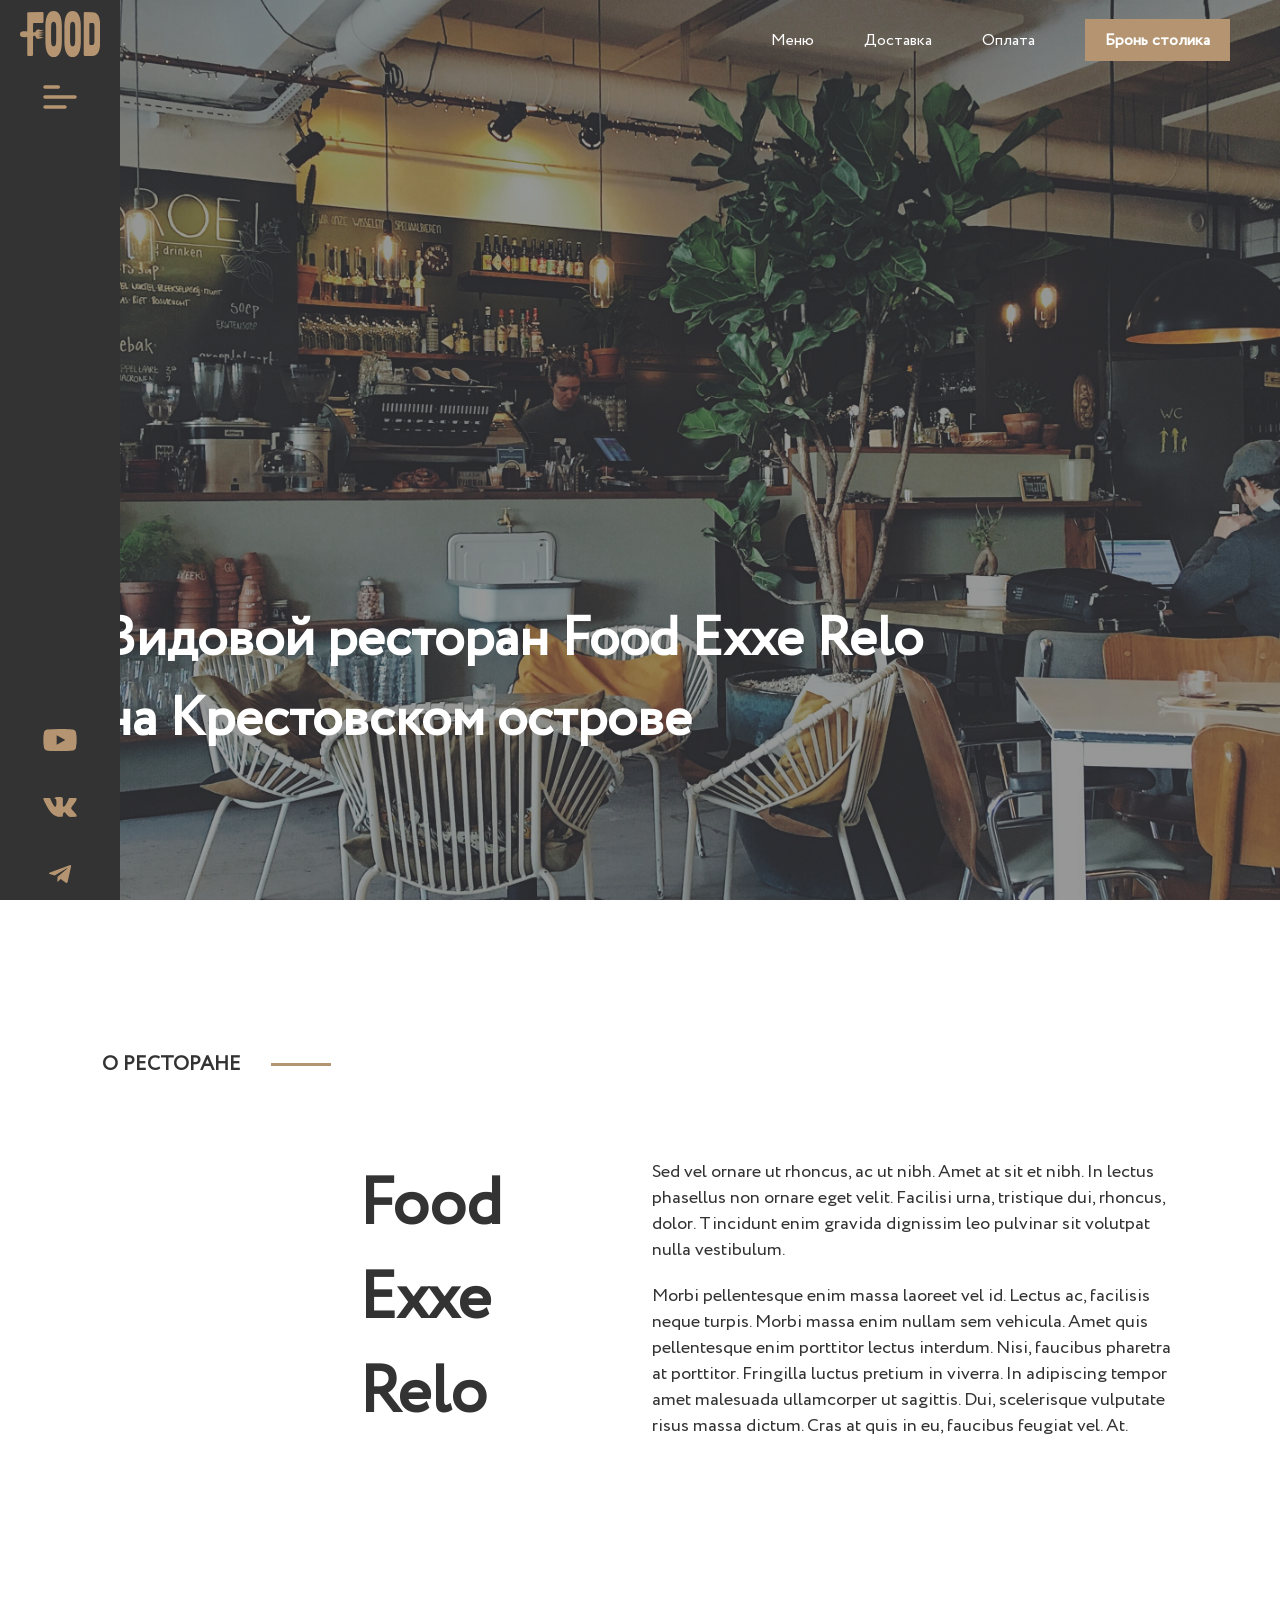
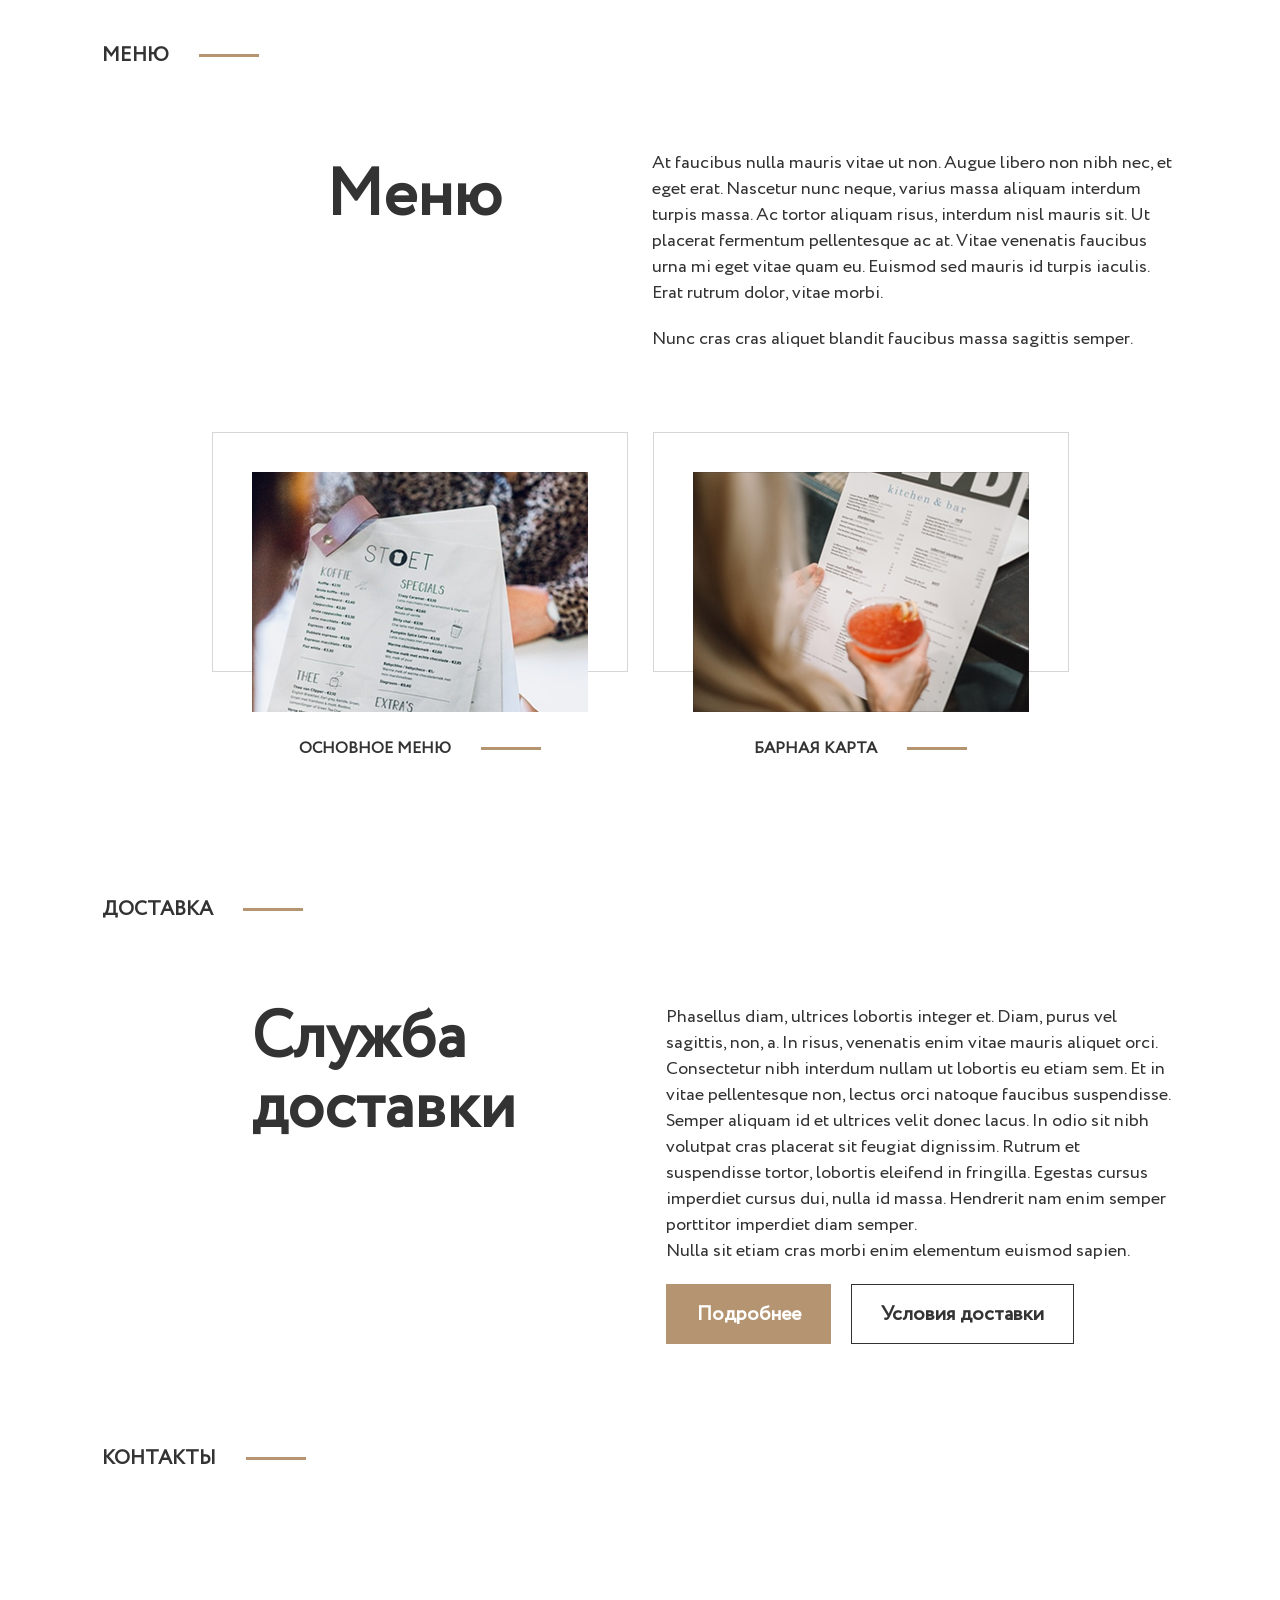
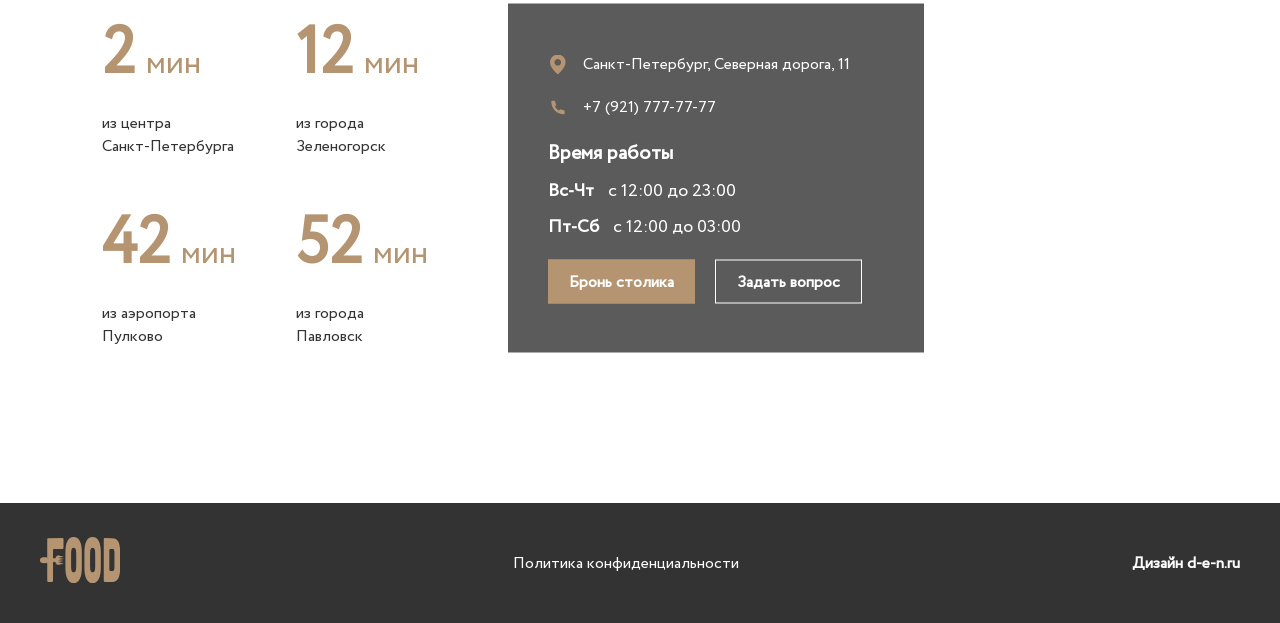
<file: index.html>
<!DOCTYPE html>
<html lang="ru">
<head>
    <meta charset="UTF-8">
    <meta name="viewport" content="width=device-width, initial-scale=1.0">
    <title>Food Exxe Relo</title>
    <link rel="stylesheet" href="css/style.css">
    <link rel="stylesheet" href="css/circe.css">
</head>
<body>

<aside class="sidebar">
    <div class="sidebar_top">
        <a href="#open-menu" class="logo">
            <img src="img/logo.svg" alt="FOOD">
        </a>
    </div>

    <div class="sidebar_bottom">
        <a href="#"><img src="img/youtube.svg" alt="youtube"></a>
        <a href="#"><img src="img/vk.svg" alt="vk"></a>
        <a href="#"><img src="img/telega.svg" alt="telegram"></a>
    </div>
</aside>

<main class="main">
    <section class="first_screen">
        <header class="header">
            <div class="header_right">
                <nav class="nav">
                    <ul class="nav_list">
                        <li><a href="index2.html">Меню</a></li>
                        <li><a href="#">Доставка</a></li>
                        <li><a href="#">Оплата</a></li>
                    </ul>
                </nav>
                <a href="#modal" class="btn_booking">Бронь столика</a>
            </div>
        </header>

        <div class="modal_overlay" id="modal">
            <div class="modal_window">
                <a href="#" class="modal_close">
                    <img src="img/close.svg" alt="close" class="close_icon">
                </a>
                <div class="modal_logo">
                    <img src="img/logo2.svg" alt="FOOD">
                </div>
                <h3 class="modal_title">ЗАБРОНИРОВАТЬ СТОЛИК</h3>
                <form class="modal_form">
                    <input type="text" placeholder="Имя" class="modal_input" required>
                    <input type="tel" placeholder="Телефон" class="modal_input" required>
                    <div class="modal_row">
                        <input type="text" placeholder="Гостей" class="modal_input modal_input_small">
                        <input type="text" placeholder="Время" class="modal_input modal_input_small">
                    </div>
                    <button type="submit" class="modal_btn">Забронировать</button>
                </form>
            </div>
        </div>

        <div class="container hero_container">
            <div class="hero_content">
                <h1 class="hero_title">
                    Видовой ресторан Food Exxe Relo<br>на Крестовском острове
                </h1>
            </div>
        </div>
    </section>

<section class="about">
    <div class="container">
        <div class="section_header">
            <span class="section_subtitle">О РЕСТОРАНЕ</span>
            <img src="img/line.svg" alt="line" class="section_line_icon">
        </div>

        <div class="about_content">
            <div class="about_title">
                <h2>Food<br>Exxe<br>Relo</h2>
            </div>

            <div class="about_text">
                <p>Sed vel ornare ut rhoncus, ac ut nibh. Amet at sit et nibh. In lectus phasellus non ornare eget velit. Facilisi urna, tristique dui, rhoncus, dolor. Tincidunt enim gravida dignissim leo pulvinar sit volutpat nulla vestibulum.</p>
                <p>Morbi pellentesque enim massa laoreet vel id. Lectus ac, facilisis neque turpis. Morbi massa enim nullam sem vehicula. Amet quis pellentesque enim porttitor lectus interdum. Nisi, faucibus pharetra at porttitor. Fringilla luctus pretium in viverra. In adipiscing tempor amet malesuada ullamcorper ut sagittis. Dui, scelerisque vulputate risus massa dictum. Cras at quis in eu, faucibus feugiat vel. At.</p>
            </div>
        </div>
    </div>
</section>

    <section class="menu">
        <div class="container">
        
            <div class="section_header">
                <span class="section_subtitle">МЕНЮ</span>
                <img src="img/line.svg" alt="line" class="section_line_icon">
            </div>

            <div class="menu_content">
                <div class="menu_title">
                    <h2>Меню</h2>
                </div>

            <div class="menu_text">
                <p>At faucibus nulla mauris vitae ut non. Augue libero non nibh nec, et eget erat. Nascetur nunc neque, varius massa aliquam interdum turpis massa. Ac tortor aliquam risus, interdum nisl mauris sit. Ut placerat fermentum pellentesque ac at. Vitae venenatis faucibus urna mi eget vitae quam eu. Euismod sed mauris id turpis iaculis. Erat rutrum dolor, vitae morbi.</p>
                <p>Nunc cras cras aliquet blandit faucibus massa sagittis semper.</p>
            </div>
        </div>
        
        <div class="menu_items">
            <a href="#" class="menu_card">
                <div class="menu_card_img_wrap">
                    <img src="img/for1.png" alt="frame" class="img_back img_back_left">
                    <img src="img/image1.png" alt="menu" class="img_front img_left">
                </div>

                <div class="menu_card_title_wrap">
                    <h2>ОСНОВНОЕ МЕНЮ</h2>
                    <img src="img/line.svg" alt="line" class="section_line_icon">
                </div>
            </a>

            <a href="#" class="menu_card">
                <div class="menu_card_img_wrap">
                    <img src="img/for2.png" alt="frame" class="img_back img_back_right">
                    <img src="img/image2.png" alt="bar" class="img_front img_right">
                </div>

                <div class="menu_card_title_wrap">
                    <h2>БАРНАЯ КАРТА</h2>
                    <img src="img/line.svg" alt="line" class="section_line_icon">
                </div>
            </a>
        </div>
        </div>
    </section>

    <section class="delivery">
        <div class="container">
        
            <div class="section_header">
                <span class="section_subtitle">ДОСТАВКА</span>
                <img src="img/line.svg" alt="line" class="section_line_icon">
            </div>

            <div class="delivery_content">
                <div class="delivery_title">
                    <h2>Служба<br>доставки</h2>
                </div>

            <div class="delivery_text">
                <p>Phasellus diam, ultrices lobortis integer et. Diam, purus vel sagittis, non, a. In risus, venenatis enim vitae mauris aliquet orci. Consectetur nibh interdum nullam ut lobortis eu etiam sem. Et in vitae pellentesque non, lectus orci natoque faucibus suspendisse. Semper aliquam id et ultrices velit donec lacus. In odio sit nibh volutpat cras placerat sit feugiat dignissim. Rutrum et suspendisse tortor, lobortis eleifend in fringilla. Egestas cursus imperdiet cursus dui, nulla id massa. Hendrerit nam enim semper porttitor imperdiet diam semper.<br>Nulla sit etiam cras morbi enim elementum euismod sapien.</p>
                
                    <div class="delivery_buttons">
                        <a href="#" class="form_btn btn_active">Подробнее</a>
                        <a href="#" class="form_btn btn_border">Условия доставки</a>
                    </div>
                </div>
            </div>
        </div>
</section>

    <section class="contacts">
        <div class="container">
        
            <div class="section_header">
                <span class="section_subtitle">КОНТАКТЫ</span>
                <img src="img/line.svg" alt="line" class="section_line_icon">
            </div>

            <div class="contacts_content">
                <div class="contacts_grid">
                    <div class="contact_card">
                        <div class="contact_time_wrap">
                            <span class="contact_num">2</span>
                            <span class="contact_min">мин</span>
                        </div>
                        <p class="contact_desc">из центра<br>Санкт-Петербурга</p>
                    </div>
                
                    <div class="contact_card">
                        <div class="contact_time_wrap">
                            <span class="contact_num">12</span>
                            <span class="contact_min">мин</span>
                        </div>
                        <p class="contact_desc">из города<br>Зеленогорск</p>
                    </div>
                
                    <div class="contact_card">
                        <div class="contact_time_wrap">
                            <span class="contact_num">42</span>
                            <span class="contact_min">мин</span>
                        </div>
                        <p class="contact_desc">из аэропорта<br>Пулково</p>
                    </div>
                
                    <div class="contact_card">
                        <div class="contact_time_wrap">
                            <span class="contact_num">52</span>
                            <span class="contact_min">мин</span>
                        </div>
                        <p class="contact_desc">из города<br>Павловск</p>
                    </div>
                </div>

                <div class="contacts_map_wrap">
                    <iframe src="https://yandex.ru/map-widget/v1/?um=constructor%3Ae40e23f77f44e51fb12017cad7285f32a01a1742a55e6435eaf2b19688de7988&amp;source=constructor" width="100%" height="100%" frameborder="0" allowfullscreen="true"></iframe>


                    <div class="contacts_info_box">
                        <div class="contacts_info_inner">
                            <a href="https://yandex.ru/maps/2/saint-petersburg/house/severnaya_doroga_15/Z0kYdAZlT0UAQFtjfXV2dHlrYQ==/?ll=30.221482%2C59.974907&z=16.41" target="_blank" class="info_address_link">
                                <img src="img/locate.svg" alt="locate" class="locate_icon">
                                <p class="info_address">Санкт-Петербург, Северная дорога, 11</p>
                            </a>

                            <a href="tel:+79217777777" class="info_phone_link">
                                <img src="img/phone.svg" alt="phone" class="phone_icon">
                                <p class="info_phone">+7 (921) 777-77-77</p>
                            </a>
                    
                            <div class="info_schedule">
                                <p class="schedule_title">Время работы</p>
                                <p class="schedule_row schedule_row_first"><span>Вс-Чт</span> с 12:00 до 23:00</p>
                                <p class="schedule_row schedule_row_second"><span>Пт-Сб</span> с 12:00 до 03:00</p>
                            </div>

                            <div class="contacts_buttons">
                                <a href="#" class="form_btn btn_active">Бронь столика</a>
                                <a href="#" class="form_btn btn_border1">Задать вопрос</a>
                            </div>
                        </div>
                    </div>
                </div>
            </div>

        </div>
    </section>

<footer class="footer">
    <div class="footer_container">
        <div class="footer_logo">
            <a href="#open-menu"><img src="img/logo2.svg" alt="FOOD"></a>
        </div>
        <div class="footer_center">
            <a href="#" class="footer_link">Политика конфиденциальности</a>
        </div>
        <div class="footer_right">
            <a href="#" class="footer_design">Дизайн d-e-n.ru</a>
        </div>
    </div>
</footer>

</main>

<div class="menu_overlay" id="open-menu">
    <div class="menu_window">
        <div class="menu_top">
            <a href="#" class="menu_logo">
                <img src="img/logo2.svg" alt="FOOD">
            </a>
            <a href="#" class="menu_close">
                <img src="img/close.svg" alt="close">
            </a>
        </div>
        
        <ul class="menu_list">
            <li><a href="index2.html">Меню</a></li>
            <li><a href="#">Доставка</a></li>
            <li><a href="#">Оплата</a></li>
        </ul>

        <a href="#modal" class="btn_booking">Бронь столика</a>

        <div class="menu_socials">
            <a href="#"><img src="img/youtube.svg" alt="youtube"></a>
            <a href="#"><img src="img/vk.svg" alt="vk"></a>
            <a href="#"><img src="img/telega.svg" alt="telegram"></a>
        </div>
    </div>
</div>

</body>
</html>
</file>
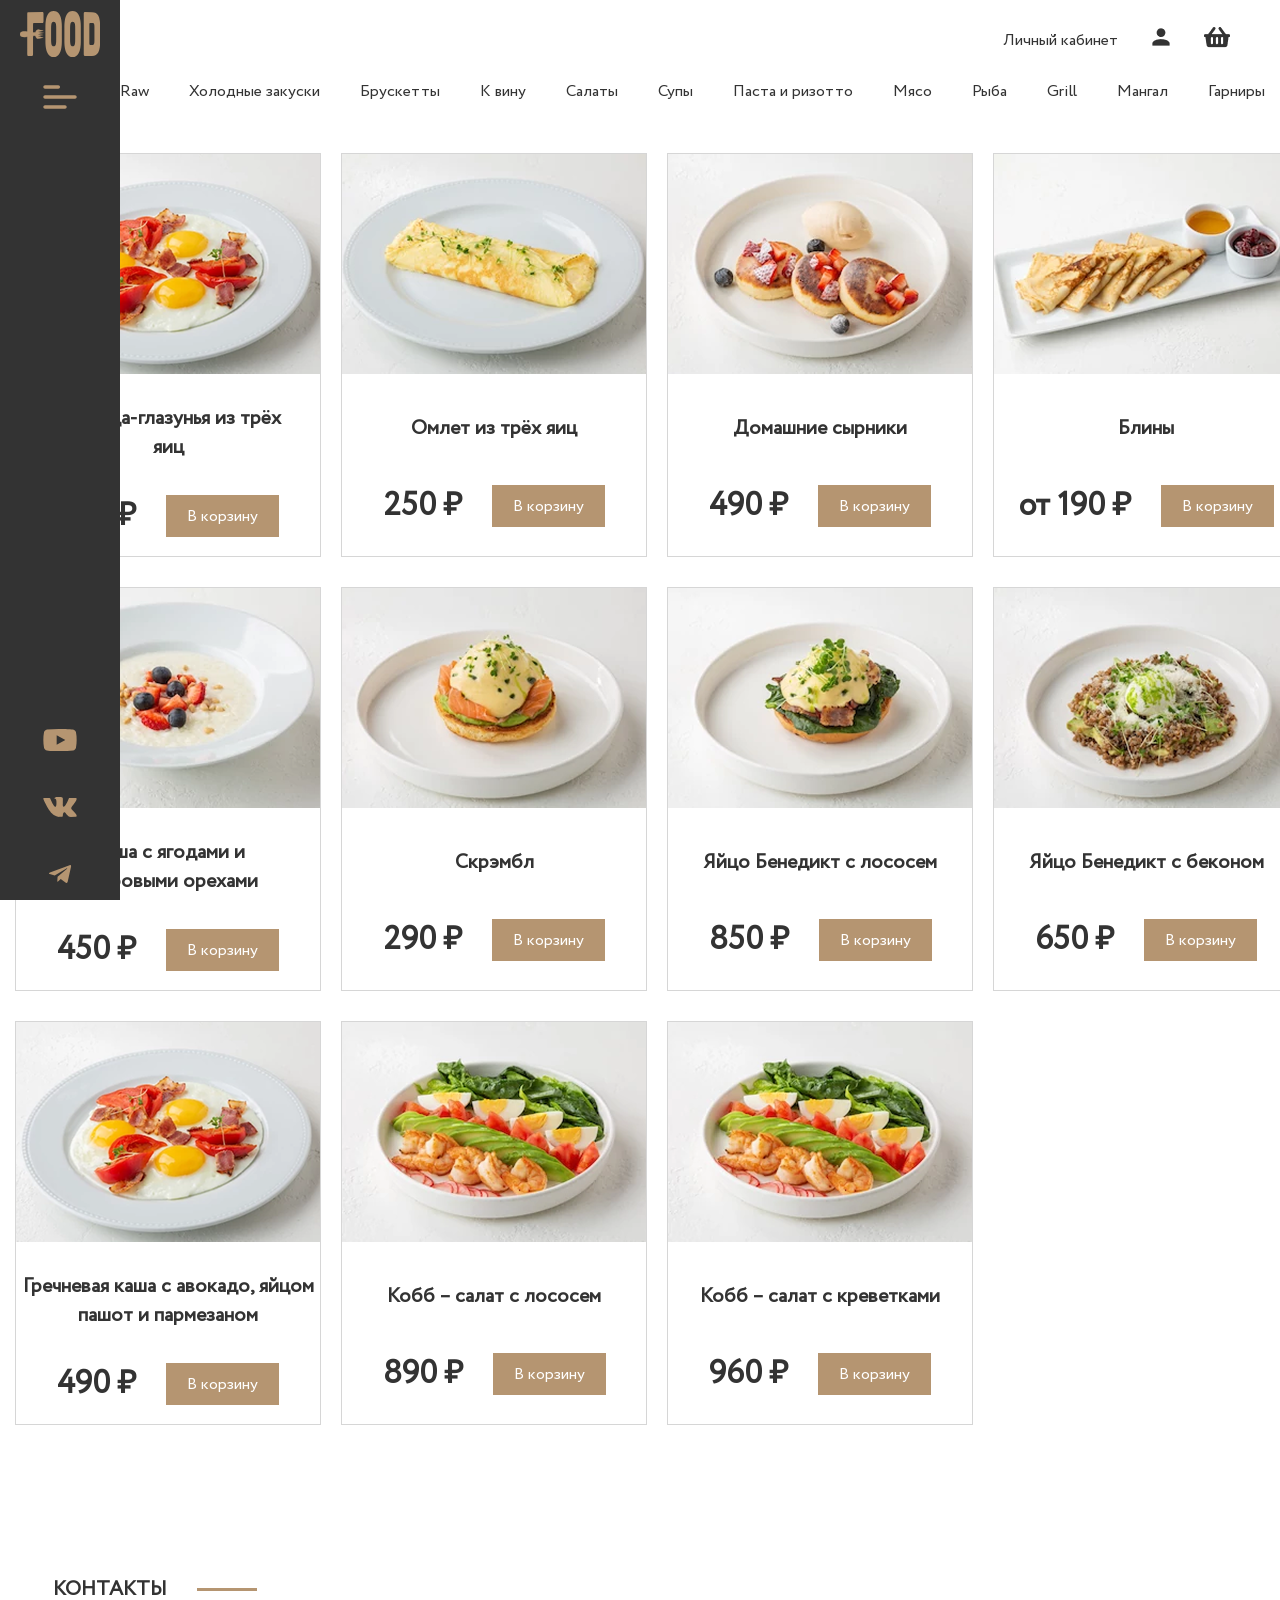
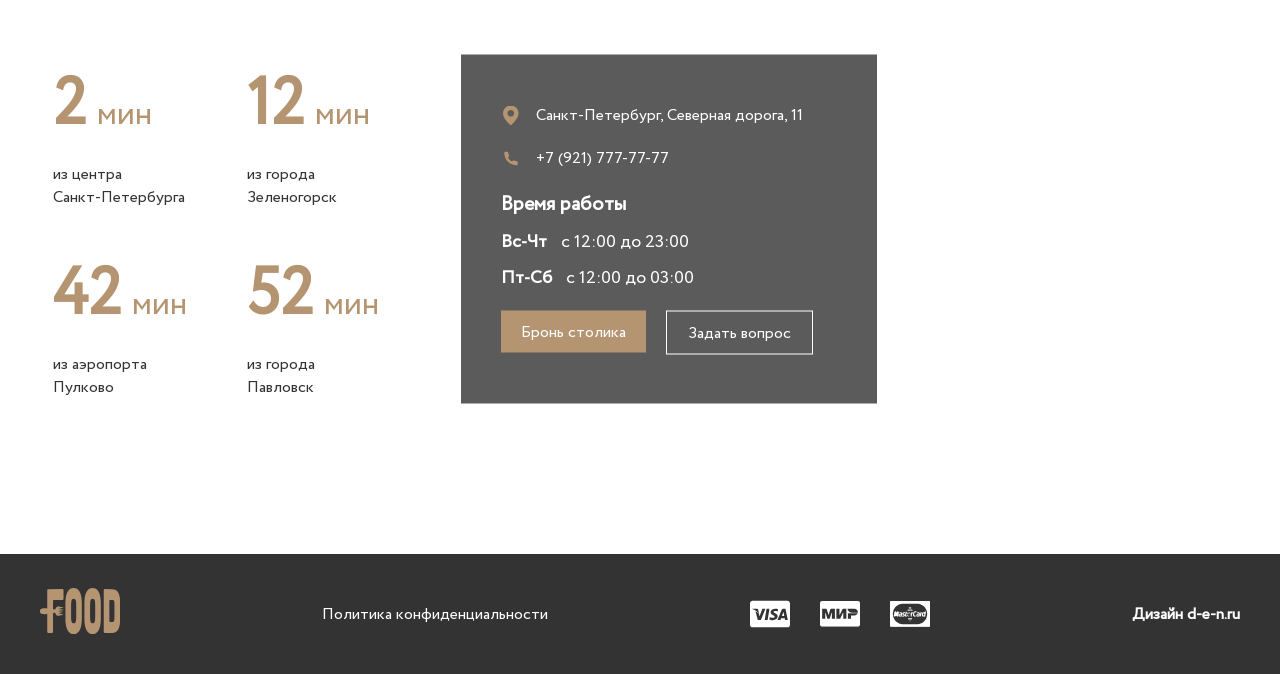
<file: index2.html>
<!DOCTYPE html>
<html lang="ru">
<head>
    <meta charset="UTF-8">
    <meta name="viewport" content="width=device-width, initial-scale=1.0">
    <title>Food Exxe Relo - Меню</title>
    <link rel="stylesheet" href="css/style2.css">
    <link rel="stylesheet" href="css/circe.css">
</head>
<body>

    <aside class="sidebar">
        <div class="sidebar_top">
            <a href="#open-menu" class="logo">
                <img src="img/logo.svg" alt="FOOD">
            </a>
        </div>

        <div class="sidebar_bottom">
            <a href="#"><img src="img/youtube.svg" alt="youtube"></a>
            <a href="#"><img src="img/vk.svg" alt="vk"></a>
            <a href="#"><img src="img/telega.svg" alt="telegram"></a>
        </div>
    </aside>

    <main class="main">
        <header class="header">
            <div class="header_account_right">
                <a href="index.html" class="account">Личный кабинет</a>
                <a href="#"><img src="img/mdi_account.png" alt="account_logo"></a>
                <a href="#"><img src="img/fa-solid_shopping-basket.png" alt="shopping_basket_logo"></a>
            </div>
        </header>

    <div class="menu_content_wrapper">
        <nav class="food_navigation">
            <ul class="food_menu_list">
                <li><a href="#" class="active">Завтраки</a></li>
                <li><a href="#">Raw</a></li>
                <li><a href="#">Холодные закуски</a></li>
                <li><a href="#">Брускетты</a></li>
                <li><a href="#">К вину</a></li>
                <li><a href="#">Салаты</a></li>
                <li><a href="#">Супы</a></li>
                <li><a href="#">Паста и ризотто</a></li>
                <li><a href="#">Мясо</a></li>
                <li><a href="#">Рыба</a></li>
                <li><a href="#">Grill</a></li>
                <li><a href="#">Мангал</a></li>
                <li><a href="#">Гарниры</a></li>
            </ul>
        </nav>
        
        <section class="menu_card_images">
            
            <div class="first_food_row">
                <div class="menu_cards">
                    <img src="img/Rectangle 57.png" alt="food">
                    <h2>Яичница-глазунья из трёх<br>яиц</h2>
                    <div class="card_bottom">
                        <span class="price">250 ₽</span>
                        <a href="index3.html" class="btn_all">В корзину</a>
                    </div>
                </div>

                <div class="menu_cards">
                    <img src="img/Rectangle 57 (1).png" alt="food">
                    <h2>Омлет из трёх яиц</h2>
                    <div class="card_bottom">
                        <span class="price">250 ₽</span>
                        <a href="#" class="btn_all">В корзину</a>
                    </div>
                </div>

                <div class="menu_cards">
                    <img src="img/Rectangle 57 (2).png" alt="food">
                    <h2>Домашние сырники</h2>
                    <div class="card_bottom">
                        <span class="price">490 ₽</span>
                        <a href="#" class="btn_all">В корзину</a>
                    </div>
                </div>

                <div class="menu_cards">
                    <img src="img/Rectangle 57 (3).png" alt="food">
                    <h2>Блины</h2>
                    <div class="card_bottom">
                        <span class="price">от 190 ₽</span>
                        <a href="#" class="btn_all">В корзину</a>
                    </div>
                </div>
            </div>

            <div class="second_food_row">
                <div class="menu_cards">
                    <img src="img/Rectangle 57 (4).png" alt="food">
                    <h2>Каша с ягодами и<br>кедровыми орехами</h2>
                    <div class="card_bottom">
                        <span class="price">450 ₽</span>
                        <a href="#" class="btn_all">В корзину</a>
                    </div>
                </div>

                <div class="menu_cards">
                    <img src="img/Rectangle 57 (5).png" alt="food">
                    <h2>Скрэмбл</h2>
                    <div class="card_bottom">
                        <span class="price">290 ₽</span>
                        <a href="#" class="btn_all">В корзину</a>
                    </div>
                </div>

                <div class="menu_cards">
                    <img src="img/Rectangle 57 (6).png" alt="food">
                    <h2>Яйцо Бенедикт с лососем</h2>
                    <div class="card_bottom">
                        <span class="price">850 ₽</span>
                        <a href="#" class="btn_all">В корзину</a>
                    </div>
                </div>

                <div class="menu_cards">
                    <img src="img/Rectangle 57 (7).png" alt="food">
                    <h2>Яйцо Бенедикт с беконом</h2>
                    <div class="card_bottom">
                        <span class="price">650 ₽</span>
                        <a href="#" class="btn_all">В корзину</a>
                    </div>
                </div>
            </div>

            <div class="third_food_row">
                <div class="menu_cards">
                    <img src="img/Rectangle 57 (8).png" alt="food">
                    <h2>Гречневая каша с авокадо, яйцом пашот и пармезаном</h2>
                    <div class="card_bottom">
                        <span class="price">490 ₽</span>
                        <a href="#" class="btn_all">В корзину</a>
                    </div>
                </div>

                <div class="menu_cards">
                    <img src="img/Rectangle 57 (9).png" alt="food">
                    <h2>Кобб – салат с лососем</h2>
                    <div class="card_bottom">
                        <span class="price">890 ₽</span>
                        <a href="#" class="btn_all">В корзину</a>
                    </div>
                </div>

                <div class="menu_cards">
                    <img src="img/Rectangle 57 (10).png" alt="food">
                    <h2>Кобб – салат с креветками</h2>
                    <div class="card_bottom">
                        <span class="price">960 ₽</span>
                        <a href="#" class="btn_all">В корзину</a>
                    </div>
                </div>
            </div>
        </section>
    </div>

    <section class="contacts">
        <div class="container">
        
            <div class="section_header">
                <span class="section_subtitle">КОНТАКТЫ</span>
                <img src="img/line.svg" alt="line" class="section_line_icon">
            </div>

            <div class="contacts_content">
                <div class="contacts_grid">
                    <div class="contact_card">
                        <div class="contact_time_wrap">
                            <span class="contact_num">2</span>
                            <span class="contact_min">мин</span>
                        </div>
                        <p class="contact_desc">из центра<br>Санкт-Петербурга</p>
                    </div>
                
                    <div class="contact_card">
                        <div class="contact_time_wrap">
                            <span class="contact_num">12</span>
                            <span class="contact_min">мин</span>
                        </div>
                        <p class="contact_desc">из города<br>Зеленогорск</p>
                    </div>
                
                    <div class="contact_card">
                        <div class="contact_time_wrap">
                            <span class="contact_num">42</span>
                            <span class="contact_min">мин</span>
                        </div>
                        <p class="contact_desc">из аэропорта<br>Пулково</p>
                    </div>
                
                    <div class="contact_card">
                        <div class="contact_time_wrap">
                            <span class="contact_num">52</span>
                            <span class="contact_min">мин</span>
                        </div>
                        <p class="contact_desc">из города<br>Павловск</p>
                    </div>
                </div>

                <div class="contacts_map_wrap">
                    <iframe src="https://yandex.ru/map-widget/v1/?um=constructor%3Ae40e23f77f44e51fb12017cad7285f32a01a1742a55e6435eaf2b19688de7988&amp;source=constructor" width="100%" height="100%" frameborder="0" allowfullscreen="true"></iframe>


                    <div class="contacts_info_box">
                        <div class="contacts_info_inner">
                            <a href="https://yandex.ru/maps/2/saint-petersburg/house/severnaya_doroga_15/Z0kYdAZlT0UAQFtjfXV2dHlrYQ==/?ll=30.221482%2C59.974907&z=16.41" target="_blank" class="info_address_link">
                                <img src="img/locate.svg" alt="locate" class="locate_icon">
                                <p class="info_address">Санкт-Петербург, Северная дорога, 11</p>
                            </a>

                            <a href="tel:+79217777777" class="info_phone_link">
                                <img src="img/phone.svg" alt="phone" class="phone_icon">
                                <p class="info_phone">+7 (921) 777-77-77</p>
                            </a>
                    
                            <div class="info_schedule">
                                <p class="schedule_title">Время работы</p>
                                <p class="schedule_row schedule_row_first"><span>Вс-Чт</span> с 12:00 до 23:00</p>
                                <p class="schedule_row schedule_row_second"><span>Пт-Сб</span> с 12:00 до 03:00</p>
                            </div>

                            <div class="contacts_buttons">
                                <a href="#" class="form_btn btn_active">Бронь столика</a>
                                <a href="#" class="form_btn btn_border1">Задать вопрос</a>
                            </div>
                        </div>
                    </div>
                </div>
            </div>

        </div>
    </section>
    
<footer class="footer">
    <div class="footer_container">
        <div class="footer_logo">
            <a href="#open-menu"><img src="img/logo2.svg" alt="FOOD"></a>
        </div>
        
        <div class="footer_center">
            <a href="#" class="footer_link">Политика конфиденциальности</a>
        </div>

        <div class="footer_pay">
            <img src="img/visa-svgrepo-com 1.svg" alt="Visa">
            <img src="img/mir-svgrepo-com 1.svg" alt="Мир">
            <img src="img/mastercard-svgrepo-com 1.png" alt="MasterCard">
        </div>

        <div class="footer_right">
            <a href="#" class="footer_design">Дизайн d-e-n.ru</a>
        </div>
    </div>
</footer>

    </main>

<div class="menu_overlay" id="open-menu">
    <div class="menu_window">
        <div class="menu_top">
            <a href="#" class="menu_logo">
                <img src="img/logo2.svg" alt="FOOD">
            </a>
            <a href="#" class="menu_close">
                <img src="img/close.svg" alt="close">
            </a>
        </div>
        
        <ul class="menu_list">
            <li><a href="index2.html">Меню</a></li>
            <li><a href="#">Доставка</a></li>
            <li><a href="#">Оплата</a></li>
        </ul>

        <a href="#modal" class="btn_booking">Бронь столика</a>

        <div class="menu_socials">
            <a href="#"><img src="img/youtube.svg" alt="youtube"></a>
            <a href="#"><img src="img/vk.svg" alt="vk"></a>
            <a href="#"><img src="img/telega.svg" alt="telegram"></a>
        </div>
    </div>
</div>

</body>
</html>
</file>
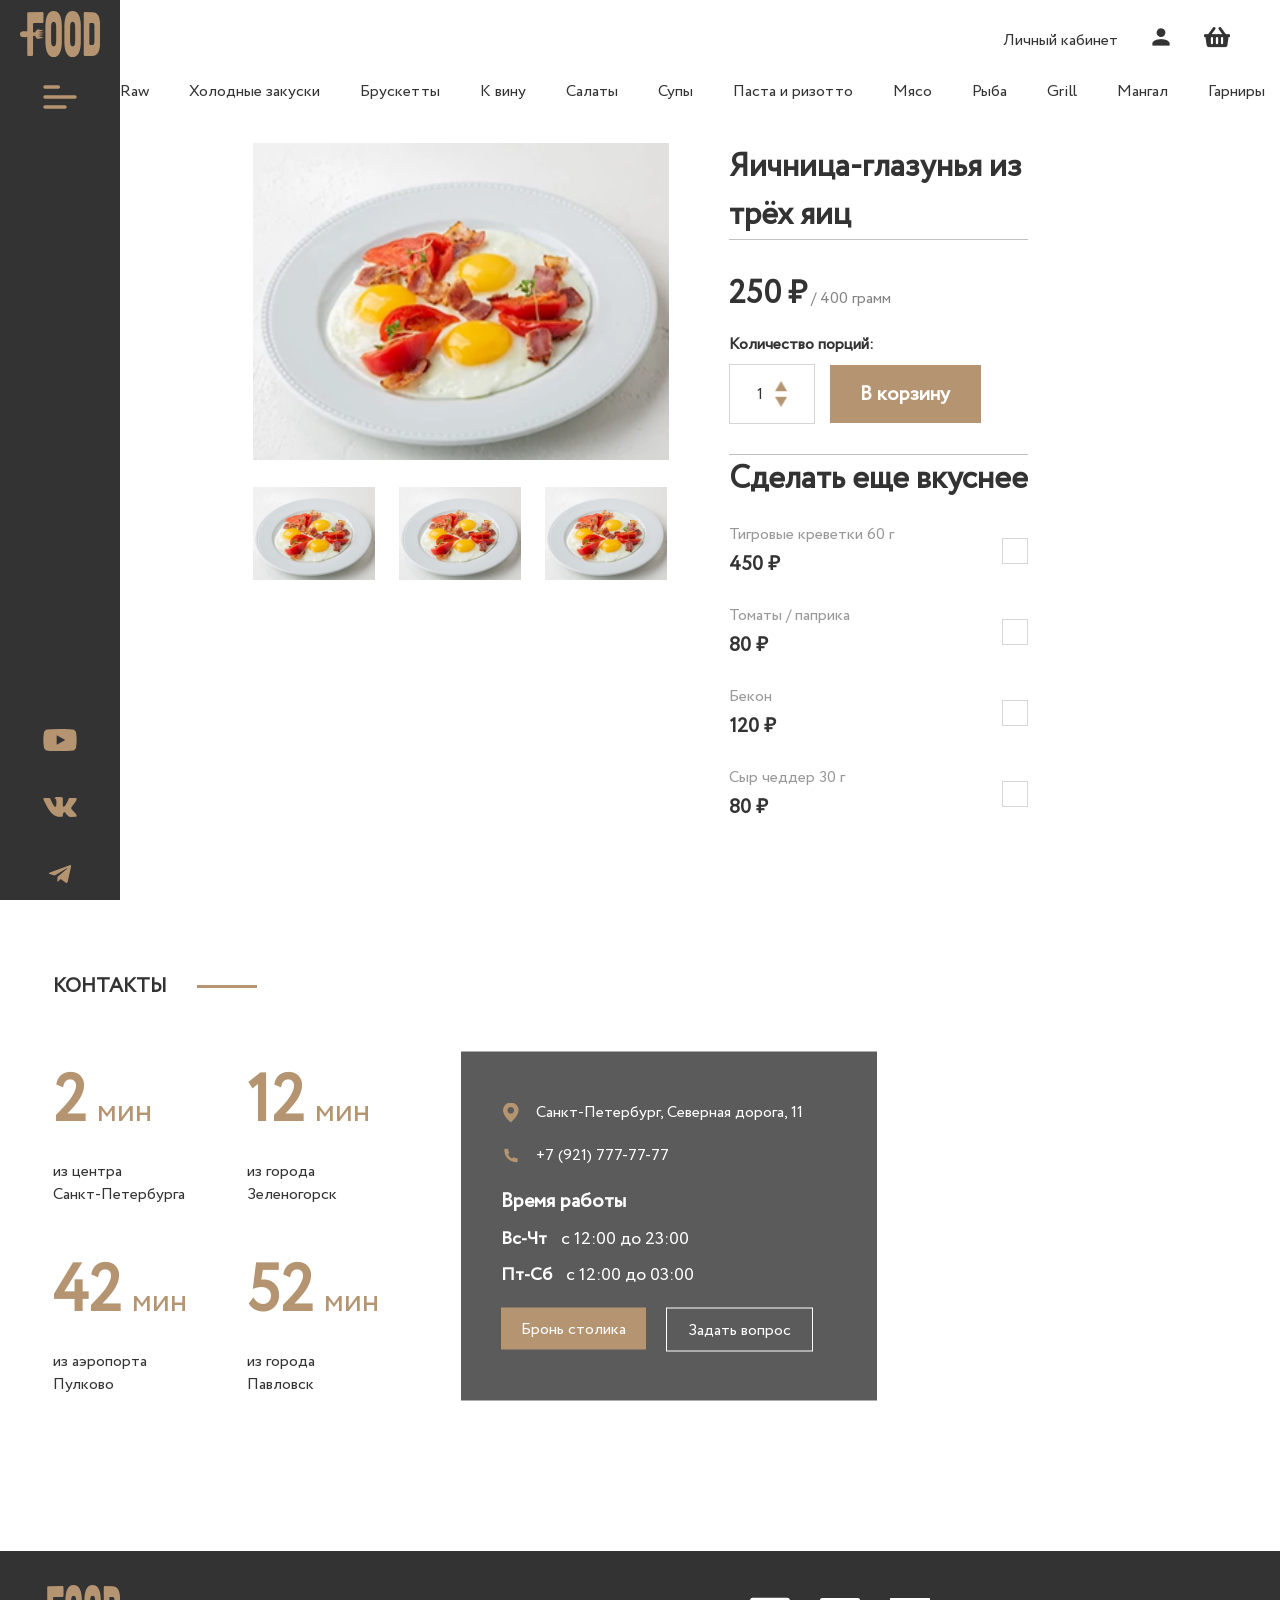
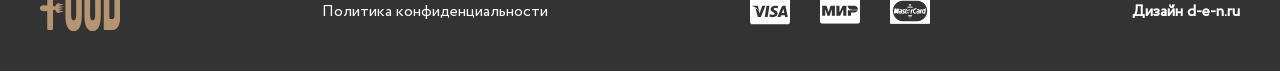
<file: index3.html>
<!DOCTYPE html>
<html lang="ru">
<head>
    <meta charset="UTF-8">
    <meta name="viewport" content="width=device-width, initial-scale=1.0">
    <title>Food Exxe Relo - Блюдо</title>
    <link rel="stylesheet" href="css/style3.css">
    <link rel="stylesheet" href="css/circe.css">
</head>
<body>

    <aside class="sidebar">
        <div class="sidebar_top">
            <a href="#open-menu" class="logo">
                <img src="img/logo.svg" alt="FOOD">
            </a>
        </div>

        <div class="sidebar_bottom">
            <a href="#"><img src="img/youtube.svg" alt="youtube"></a>
            <a href="#"><img src="img/vk.svg" alt="vk"></a>
            <a href="#"><img src="img/telega.svg" alt="telegram"></a>
        </div>
    </aside>

    <main class="main">
        <header class="header">
            <div class="header_account_right">
                <a href="index.html" class="account">Личный кабинет</a>
                <a href="#"><img src="img/mdi_account.png" alt="account_logo"></a>
                <a href="#"><img src="img/fa-solid_shopping-basket.png" alt="shopping_basket_logo"></a>
            </div>
        </header>

    <div class="menu_content_wrapper">
        <nav class="food_navigation">
            <ul class="food_menu_list">
                <li><a href="#" class="active">Завтраки</a></li>
                <li><a href="#">Raw</a></li>
                <li><a href="#">Холодные закуски</a></li>
                <li><a href="#">Брускетты</a></li>
                <li><a href="#">К вину</a></li>
                <li><a href="#">Салаты</a></li>
                <li><a href="#">Супы</a></li>
                <li><a href="#">Паста и ризотто</a></li>
                <li><a href="#">Мясо</a></li>
                <li><a href="#">Рыба</a></li>
                <li><a href="#">Grill</a></li>
                <li><a href="#">Мангал</a></li>
                <li><a href="#">Гарниры</a></li>
            </ul>
        </nav>

<section class="food">

    <div class="food_image_column">
        <div class="food_image">
            <img src="img/Rectangle 57.png" alt="Главное блюдо" class="img_food">
        </div>

        <div class="food_images">
            <img src="img/Rectangle 57.png" alt="Превью 1" class="img_food">
            <img src="img/Rectangle 57.png" alt="Превью 2" class="img_food">
            <img src="img/Rectangle 57.png" alt="Превью 3" class="img_food">
        </div>
    </div>

    <div class="food_info_column">
        
        <div class="food_top">
            <div class="food_title">
                <h1>Яичница-глазунья из<br>трёх яиц</h1>
            </div>

<div class="food_middle">

    <div class="price_row">
        <span class="price">250 ₽</span>
        <span class="weight">/ 400 грамм</span>
    </div>

    <div class="quantity_block">
        <span class="quantity_text">Количество порций:</span>

        <div class="quantity_actions">
            <div class="quantity_number_wrap">
                <span class="quantity_val">1</span>
                <img src="img/tria.png" alt="Иконка" class="button_icon">
            </div>
            
            <a href="#" class="btn_all">В корзину</a>
        </div>
    </div>
</div>

        <div class="food_bottom">
            <div class="food_bottom_title">
                <p>Сделать еще вкуснее</p>
            </div>

            <div class="toppings_list">
                
                <div class="topping_item">
                    <div class="topping_info">
                        <span class="topping_name">Тигровые креветки 60 г</span>
                        <span class="topping_price">450 ₽</span>
                    </div>
                    <div class="topping_checkbox"></div>
                </div>

                <div class="topping_item">
                    <div class="topping_info">
                        <span class="topping_name">Томаты / паприка</span>
                        <span class="topping_price">80 ₽</span>
                    </div>
                    <div class="topping_checkbox"></div>
                </div>

                <div class="topping_item">
                    <div class="topping_info">
                        <span class="topping_name">Бекон</span>
                        <span class="topping_price">120 ₽</span>
                    </div>
                    <div class="topping_checkbox"></div>
                </div>

                <div class="topping_item">
                    <div class="topping_info">
                        <span class="topping_name">Сыр чеддер 30 г</span>
                        <span class="topping_price">80 ₽</span>
                    </div>
                    <div class="topping_checkbox"></div>
                </div>
            </div>
        </div>

    </div>
</section>

    </div>

    <section class="contacts">
        <div class="container">
        
            <div class="section_header">
                <span class="section_subtitle">КОНТАКТЫ</span>
                <img src="img/line.svg" alt="line" class="section_line_icon">
            </div>

            <div class="contacts_content">
                <div class="contacts_grid">
                    <div class="contact_card">
                        <div class="contact_time_wrap">
                            <span class="contact_num">2</span>
                            <span class="contact_min">мин</span>
                        </div>
                        <p class="contact_desc">из центра<br>Санкт-Петербурга</p>
                    </div>
                
                    <div class="contact_card">
                        <div class="contact_time_wrap">
                            <span class="contact_num">12</span>
                            <span class="contact_min">мин</span>
                        </div>
                        <p class="contact_desc">из города<br>Зеленогорск</p>
                    </div>
                
                    <div class="contact_card">
                        <div class="contact_time_wrap">
                            <span class="contact_num">42</span>
                            <span class="contact_min">мин</span>
                        </div>
                        <p class="contact_desc">из аэропорта<br>Пулково</p>
                    </div>
                
                    <div class="contact_card">
                        <div class="contact_time_wrap">
                            <span class="contact_num">52</span>
                            <span class="contact_min">мин</span>
                        </div>
                        <p class="contact_desc">из города<br>Павловск</p>
                    </div>
                </div>

                <div class="contacts_map_wrap">
                    <iframe src="https://yandex.ru/map-widget/v1/?um=constructor%3Ae40e23f77f44e51fb12017cad7285f32a01a1742a55e6435eaf2b19688de7988&amp;source=constructor" width="100%" height="100%" frameborder="0" allowfullscreen="true"></iframe>


                    <div class="contacts_info_box">
                        <div class="contacts_info_inner">
                            <a href="https://yandex.ru/maps/2/saint-petersburg/house/severnaya_doroga_15/Z0kYdAZlT0UAQFtjfXV2dHlrYQ==/?ll=30.221482%2C59.974907&z=16.41" target="_blank" class="info_address_link">
                                <img src="img/locate.svg" alt="locate" class="locate_icon">
                                <p class="info_address">Санкт-Петербург, Северная дорога, 11</p>
                            </a>

                            <a href="tel:+79217777777" class="info_phone_link">
                                <img src="img/phone.svg" alt="phone" class="phone_icon">
                                <p class="info_phone">+7 (921) 777-77-77</p>
                            </a>
                    
                            <div class="info_schedule">
                                <p class="schedule_title">Время работы</p>
                                <p class="schedule_row schedule_row_first"><span>Вс-Чт</span> с 12:00 до 23:00</p>
                                <p class="schedule_row schedule_row_second"><span>Пт-Сб</span> с 12:00 до 03:00</p>
                            </div>

                            <div class="contacts_buttons">
                                <a href="#" class="form_btn btn_active">Бронь столика</a>
                                <a href="#" class="form_btn btn_border1">Задать вопрос</a>
                            </div>
                        </div>
                    </div>
                </div>
            </div>

        </div>
    </section>
    
<footer class="footer">
    <div class="footer_container">
        <div class="footer_logo">
            <a href="#open-menu"><img src="img/logo2.svg" alt="FOOD"></a>
        </div>
        
        <div class="footer_center">
            <a href="#" class="footer_link">Политика конфиденциальности</a>
        </div>

        <div class="footer_pay">
            <img src="img/visa-svgrepo-com 1.svg" alt="Visa">
            <img src="img/mir-svgrepo-com 1.svg" alt="Мир">
            <img src="img/mastercard-svgrepo-com 1.png" alt="MasterCard">
        </div>

        <div class="footer_right">
            <a href="#" class="footer_design">Дизайн d-e-n.ru</a>
        </div>
    </div>
</footer>

    </main>

<div class="menu_overlay" id="open-menu">
    <div class="menu_window">
        <div class="menu_top">
            <a href="#" class="menu_logo">
                <img src="img/logo2.svg" alt="FOOD">
            </a>
            <a href="#" class="menu_close">
                <img src="img/close.svg" alt="close">
            </a>
        </div>
        
        <ul class="menu_list">
            <li><a href="index2.html">Меню</a></li>
            <li><a href="#">Доставка</a></li>
            <li><a href="#">Оплата</a></li>
        </ul>

        <a href="#modal" class="btn_booking">Бронь столика</a>

        <div class="menu_socials">
            <a href="#"><img src="img/youtube.svg" alt="youtube"></a>
            <a href="#"><img src="img/vk.svg" alt="vk"></a>
            <a href="#"><img src="img/telega.svg" alt="telegram"></a>
        </div>
    </div>
</div>

</body>
</html>
</file>
<file: css/style.css>
* {
  margin: 0;
  padding: 0;
}

body {
  font-family: 'Circe', sans-serif;
}

.sidebar {
  position: fixed;
  top: 0;
  left: 0;
  bottom: 0;
  width: 120px;
  background-color: #333333;
  display: flex;
  flex-direction: column;
  justify-content: space-between;
  align-items: center;
  z-index: 100;
}

.sidebar_top {
  display: flex;
  flex-direction: column;
  align-items: center;
  justify-content: center;
  width: 100%;
  height: 15%;
}

.sidebar_bottom {
  display: flex;
  flex-direction: column;
  align-items: center;
  justify-content: center;
  width: 100%;
  height: 20%;
  gap: 20px;
}

.first_screen {
  width: 100%;
  min-height: 100vh;
  display: flex;
  flex-direction: column;
  justify-content: space-between;
  align-items: center;
  background-image: url('../img/background.png');
  background-position: center;
  background-size: cover;
  background-repeat: no-repeat;
}

.header {
  width: 100%;
  display: flex;
  justify-content: flex-end;
  align-items: center;
}

.header_right {
  display: flex;
  align-items: center;
  gap: 50px;
  height: 80px;
  transform: translateX(-50px);
}

.hero_container {
  width: 90%;
  max-width: 1760px;
  min-height: 300px;
  display: flex;
  flex-direction: column;
  justify-content: center;
  align-items: flex-start;
}

.nav_list {
  display: flex;
  align-items: center;
  gap: 50px;
  list-style: none;
  margin: 0;
  padding: 0;
}

.nav a {
  color: #FFFFFF;
  text-decoration: none;
  font-size: 16px;
}

.btn_booking {
  background-color: #B59571;
  color: #FFFFFF;
  width: 145px;
  height: 42px;
  display: flex;
  justify-content: center;
  align-items: center;
  text-decoration: none;
  font-size: 16px;
  font-weight: bold;
  transition: background-color 0.3s ease;
}

.btn_booking:hover {
  background-color: #C9AB88;
}

.modal_overlay {
  position: fixed;
  top: 0;
  left: 0;
  width: 100%;
  height: 100%;
  background-color: rgba(0, 0, 0, 0.7);
  display: flex;
  align-items: center;
  justify-content: center;
  z-index: 1000;
  opacity: 0;
  visibility: hidden;
  pointer-events: none;
  transition: 0.3s ease;
}

.modal_overlay:target {
  opacity: 1;
  visibility: visible;
  pointer-events: auto;
}

.modal_window {
  width: 100%;
  max-width: 416px;
  height: 572px;
  background-color: #2b2b2b;
  position: relative;
  display: flex;
  flex-direction: column;
  align-items: center;
  justify-content: center;
  gap: 40px;
}

.modal_close {
  position: absolute;
  top: 20px;
  right: 20px;
  background: transparent;
  border: none;
  cursor: pointer;
  display: flex;
  align-items: center;
  justify-content: center;
  text-decoration: none;
}

.close_icon {
  width: 40px;
  height: 40px;
}

.modal_logo {
  display: flex;
  justify-content: center;
  align-items: center;
}

.modal_logo img {
  width: 90px;
  height: 52px;
}

.modal_title {
  color: #ffffff;
  font-size: 20px;
  font-weight: bold;
  text-align: center;
}

.modal_form {
  width: 336px;
  max-width: 80%;
  display: flex;
  flex-direction: column;
  align-items: center;
  gap: 30px;
}

.modal_input {
  width: 296px;
  height: 52px;
  background: transparent;
  border: 1px solid rgba(255, 255, 255, 0.3);
  color: #ffffff;
  font-size: 16px;
  outline: none;
  text-indent: 16px;
}

.modal_input::placeholder {
  color: #ffffff;
}

.modal_row {
  width: 296px;
  display: flex;
  justify-content: space-between;
  gap: 12px;
}

.modal_input_small {
  width: 50%;
}

.modal_btn {
  width: 150px;
  height: 42px;
  background-color: #B59571;
  color: #ffffff;
  border: none;
  font-size: 16px;
  font-weight: bold;
  cursor: pointer;
  transition: 0.3s ease;
  display: flex;
  align-items: center;
  justify-content: center;
}

.modal_btn:hover {
  opacity: 0.9;
}

.hero_container {
  display: flex;
  justify-content: flex-start;
  align-items: center;
  width: 100%;
}

.hero_content {
  text-align: left;
  max-width: 850px;
}

.hero_title {
  font-size: 54px;
  color: #FFFFFF;
  font-weight: bold;
}

.about {
  width: 100%;
  display: flex;
  justify-content: center;
  position: relative;
  top: 150px;
}

.container {
  max-width: 1076px;
  width: 100%;
  display: flex;
  flex-direction: column;
  align-items: flex-start;
  gap: 80px;
}

.section_header {
  display: flex;
  align-items: center;
  gap: 30px;
}

.section_subtitle {
  font-size: 20px;
  color: #333333;
  font-weight: bold;
}

.about_content {
  display: flex;
  justify-content: flex-end;
  align-items: flex-start;
  gap: 150px;
  width: 100%;
}

.about_title h2 {
  font-size: 64px;
  font-weight: bold;
  color: #333333;
}

.about_text {
  display: flex;
  flex-direction: column;
  gap: 20px;
  max-width: 526px;
  width: 100%;
}

.about_text p {
  font-size: 18px;
  color: #333333;
}

.menu {
  width: 100%;
  display: flex;
  justify-content: center;
  position: relative;
  top: 350px;
}

.menu_content {
  display: flex;
  justify-content: flex-end;
  align-items: flex-start;
  gap: 150px;
  width: 100%;
}

.menu_title h2 {
  font-size: 64px;
  font-weight: bold;
  color: #333333;
}

.menu_text {
  display: flex;
  flex-direction: column;
  gap: 20px;
  max-width: 526px;
  width: 100%;
}

.menu_text p {
  font-size: 18px;
  color: #333333;
}

.menu_items {
  display: flex;
  justify-content: center;
  gap: 25px;
  width: 100%;
}

.menu_card {
  display: flex;
  flex-direction: column;
  text-decoration: none;
  width: 416px;
  position: relative;
}

.menu_card_img_wrap {
  position: relative;
  width: 416px;
  height: 240px;
}

.menu_card_img_wrap .img_back {
  position: absolute;
  top: 0;
  left: 0;
  width: 100%;
  height: 100%;
  object-fit: contain;
}

.menu_card_img_wrap .img_front {
  position: absolute;
  top: 40px;
  width: 336px;
  height: 240px;
  object-fit: cover;
}

.menu_card_img_wrap .img_left {
  left: 40px;
}

.menu_card_img_wrap .img_right {
  right: 40px;
}

.menu_card_title_wrap {
  display: flex;
  align-items: center;
  justify-content: center;
  gap: 30px;
  position: relative;
  top: 65px;
}

.menu_card_title_wrap h2 {
  font-size: 16px;
  font-weight: bold;
  color: #333333;
}

.menu_card_title_wrap .section_line_icon {
  width: 60px;
  height: 3px;
  object-fit: contain;
}

.delivery {
  width: 100%;
  display: flex;
  justify-content: center;
  position: relative;
  top: 550px;
}

.delivery_content {
  display: flex;
  justify-content: flex-end;
  align-items: flex-start;
  gap: 150px;
  width: 100%;
}

.delivery_title h2 {
  font-size: 64px;
  font-weight: bold;
  color: #333333;
  margin-left: 150px;
  line-height: 1.1;
}

.delivery_text {
  display: flex;
  flex-direction: column;
  gap: 20px;
  max-width: 526px;
  width: 100%;
}

.delivery_text p {
  font-size: 18px;
  color: #333333;
}

.delivery_buttons {
  display: flex;
  gap: 20px;
}

.form_btn {
  display: flex;
  align-items: center;
  justify-content: center;
  text-align: center;
  width: 163px;
  height: 58px;
  font-size: 20px;
  font-weight: bold;
  text-decoration: none;
  opacity: 1;
  transition: 0.3s ease;
  visibility: visible;
}

.btn_active {
  background-color: #B59571;
  color: #ffffff;
  border: 1px solid #B59571;
}

.btn_border {
  background-color: #ffffff;
  color: #333333;
  width: 221px;
  border: 1px solid #333333;
}

.btn_active:hover {
  opacity: 0.9;
}

.btn_border:hover {
  background-color: #FFFFFF;
  color: #333333;
}

.contacts {
  width: 100%;
  display: flex;
  justify-content: center;
  position: relative;
  top: 650px;
}

.contacts_content {
  display: flex;
  justify-content: space-between;
  align-items: center;
  gap: 100px;
  width: 100%;
}

.contacts_grid {
  display: grid;
  grid-template-columns: repeat(2, 1fr);
  gap: 40px 60px;
  max-width: 416px;
  width: 100%;
}

.contact_card {
  display: flex;
  flex-direction: column;
  gap: 10px;
}

.contact_time_wrap {
  display: flex;
  align-items: baseline;
  gap: 10px;
}

.contact_num {
  font-size: 64px;
  font-weight: bold;
  color: #B59571;
}

.contact_min {
  font-size: 32px;
  font-weight: normal;
  color: #B59571;
}

.contact_desc {
  font-size: 16px;
  color: #333333;
}

.contacts_map_wrap {
  position: relative;
  min-width: 746px;
  height: 450px;
}

.contacts_map_img {
  width: 746px;
  height: 450px;
  object-fit: cover;
}

.contacts_info_box {
  position: absolute;
  top: 50%;
  left: -20px;
  transform: translateY(-50%);
  background-color: #5B5B5B;
  color: #ffffff;
  width: 416px;
  height: 349px;
  display: flex;
  flex-direction: column;
  justify-content: center;
  align-items: center;
}

.contacts_info_inner {
  width: 336px;
  display: flex;
  flex-direction: column;
  gap: 20px;
}

.info_address_link, .info_phone_link {
  display: flex;
  align-items: center;
  gap: 15px;
  text-decoration: none;
  color: #ffffff;
}

.contacts_info_box a {
  text-decoration: none;
  color: #ffffff;
  display: flex;
  align-items: center;
  gap: 15px;
}

.locate_icon, .phone_icon {
  width: 20px;
  height: 20px;
}

.info_address, .info_phone {
  font-size: 16px;
}

.info_schedule {
  display: flex;
  flex-direction: column;
  gap: 10px;
}

.schedule_title {
  font-size: 20px;
  font-weight: bold;
}

.info_schedule .schedule_row {
  font-size: 18px;
  display: flex;
  gap: 14px;
  align-items: baseline;
}

.info_schedule .schedule_row span {
  font-size: 18px;
  font-weight: bold;
}

.contacts_buttons {
  display: flex;
  flex-direction: row;
  gap: 20px;
}

.contacts_buttons .form_btn {
  display: flex;
  align-items: center;
  justify-content: center;
  width: 145px;
  height: 42px;
  font-size: 16px;
  text-decoration: none !important;
  transition: background-color 0.3s ease, color 0.3s ease;
}

.btn_active {
  background-color: #B59571;
  color: #ffffff;
}

.btn_active:hover {
  background-color: #C9AB88;
}

.btn_border1 {
  background-color: transparent;
  color: #ffffff;
  border: 1px solid #ffffff;
}

.footer {
  width: 100%;
  height: 120px;
  background-color: #333333;
  display: flex;
  justify-content: center;
  align-items: center;
  position: relative;
  top: 750px;
}

.footer_container {
  width: 100%;
  max-width: 1200px;
  display: flex;
  justify-content: space-between;
  align-items: center;
}

.footer_center .footer_link, .footer_right .footer_design {
  color: #ffffff;
  font-size: 16px;
  text-decoration: none;
  cursor: pointer;
}

.footer_design {
  font-weight: bold;
}

.menu_overlay {
  position: fixed;
  top: 0;
  left: 0;
  right: 0;
  bottom: 0;
  background-color: #333333;
  display: flex;
  justify-content: center;
  align-items: center;
  opacity: 0;
  visibility: hidden;
  transition: opacity 0.3s ease, visibility 0.3s ease;
  z-index: 200;
}

.menu_overlay:target {
  opacity: 1;
  visibility: visible;
}

.menu_window {
  display: flex;
  flex-direction: column;
  align-items: center;
  text-align: center;
  gap: 80px;
}

.menu_window .btn_booking {
  width: 237px;
  height: 74px;
  font-size: 24px;
}

.menu_top {
  display: flex;
  flex-direction: column;
  align-items: center;
  gap: 12px;
}

.menu_logo img {
  width: 80px;
  height: 46px;
}

.menu_close img {
  width: 40px;
  height: 40px;
}

.menu_list a:hover {
  text-decoration: none;
}

.menu_socials {
  display: flex;
  gap: 20px;
  align-items: center;
}

.menu_socials img {
  width: 24px;
  height: 24px;
}

.menu_close img {
  width: 40px;
  height: 40px;
}

.menu_list {
  list-style: none;
  text-decoration: none;
  padding: 0;
  margin: 0;
  display: flex;
  flex-direction: column;
  gap: 50px;
}

.menu_list a {
  color: #ffffff;
  text-decoration: none;
  font-size: 48px;
  font-weight: bold;
}

.menu_socials {
  display: flex;
  gap: 20px;
}

.menu_socials img {
  width: 40px;
  height: 40px;
}
</file>
<file: css/circe.css>
@font-face {
	font-family: 'Circe Bold';
	src: url('../fonts/circe_bold.eot'); /* IE 9 Compatibility Mode */
	src: url('../fonts/circe_bold.eot?#iefix') format('embedded-opentype'), /* IE < 9 */
		url('../fonts/circe_bold.woff2') format('woff2'), /* Super Modern Browsers */
		url('../fonts/circe_bold.woff') format('woff'), /* Firefox >= 3.6, any other modern browser */
		url('../fonts/circe_bold.ttf') format('truetype'), /* Safari, Android, iOS */
		url('../fonts/circe_bold.svg#circe_bold') format('svg'); /* Chrome < 4, Legacy iOS */
}

@font-face {
	font-family: 'Circe ExtraBold';
	src: url('../fonts/circe_extrabold.eot'); /* IE 9 Compatibility Mode */
	src: url('../fonts/circe_extrabold.eot?#iefix') format('embedded-opentype'), /* IE < 9 */
		url('../fonts/circe_extrabold.woff2') format('woff2'), /* Super Modern Browsers */
		url('../fonts/circe_extrabold.woff') format('woff'), /* Firefox >= 3.6, any other modern browser */
		url('../fonts/circe_extrabold.ttf') format('truetype'), /* Safari, Android, iOS */
		url('../fonts/circe_extrabold.svg#circe_extrabold') format('svg'); /* Chrome < 4, Legacy iOS */
}

@font-face {
	font-family: 'Circe ExtraLight';
	src: url('../fonts/circe_extralight.eot'); /* IE 9 Compatibility Mode */
	src: url('../fonts/circe_extralight.eot?#iefix') format('embedded-opentype'), /* IE < 9 */
		url('../fonts/circe_extralight.woff2') format('woff2'), /* Super Modern Browsers */
		url('../fonts/circe_extralight.woff') format('woff'), /* Firefox >= 3.6, any other modern browser */
		url('../fonts/circe_extralight.ttf') format('truetype'), /* Safari, Android, iOS */
		url('../fonts/circe_extralight.svg#circe_extralight') format('svg'); /* Chrome < 4, Legacy iOS */
}

@font-face {
	font-family: 'Circe Light';
	src: url('../fonts/circe_light.eot'); /* IE 9 Compatibility Mode */
	src: url('../fonts/circe_light.eot?#iefix') format('embedded-opentype'), /* IE < 9 */
		url('../fonts/circe_light.woff2') format('woff2'), /* Super Modern Browsers */
		url('../fonts/circe_light.woff') format('woff'), /* Firefox >= 3.6, any other modern browser */
		url('../fonts/circe_light.ttf') format('truetype'), /* Safari, Android, iOS */
		url('../fonts/circe_light.svg#circe_light') format('svg'); /* Chrome < 4, Legacy iOS */
}

@font-face {
	font-family: 'Circe';
	src: url('../fonts/circe.eot'); /* IE 9 Compatibility Mode */
	src: url('../fonts/circe.eot?#iefix') format('embedded-opentype'), /* IE < 9 */
		url('../fonts/circe.woff2') format('woff2'), /* Super Modern Browsers */
		url('../fonts/circe.woff') format('woff'), /* Firefox >= 3.6, any other modern browser */
		url('../fonts/circe.ttf') format('truetype'), /* Safari, Android, iOS */
		url('../fonts/circe.svg#circe') format('svg'); /* Chrome < 4, Legacy iOS */
}

@font-face {
	font-family: 'Circe Thin';
	src: url('../fonts/circe_thin.eot'); /* IE 9 Compatibility Mode */
	src: url('../fonts/circe_thin.eot?#iefix') format('embedded-opentype'), /* IE < 9 */
		url('../fonts/circe_thin.woff2') format('woff2'), /* Super Modern Browsers */
		url('../fonts/circe_thin.woff') format('woff'), /* Firefox >= 3.6, any other modern browser */
		url('../fonts/circe_thin.ttf') format('truetype'), /* Safari, Android, iOS */
		url('../fonts/circe_thin.svg#circe_thin') format('svg'); /* Chrome < 4, Legacy iOS */
}
</file>
<file: css/style2.css>
* {
  margin: 0;
  padding: 0;
}

body {
  font-family: 'Circe', sans-serif;
}

.sidebar {
  position: fixed;
  top: 0;
  left: 0;
  bottom: 0;
  width: 120px;
  background-color: #333333;
  display: flex;
  flex-direction: column;
  justify-content: space-between;
  align-items: center;
  z-index: 100;
}

.sidebar_top {
  display: flex;
  flex-direction: column;
  align-items: center;
  justify-content: center;
  width: 100%;
  height: 15%;
}

.sidebar_bottom {
  display: flex;
  flex-direction: column;
  align-items: center;
  justify-content: center;
  width: 100%;
  height: 20%;
  gap: 20px;
}

.header {
  width: 100%;
  display: flex;
  justify-content: flex-end;
  align-items: center;
}

.header_account_right {
  display: flex;
  align-items: center;
  gap: 30px;
  height: 80px;
  transform: translateX(-50px);
}

.header_account_right .account {
  text-decoration: none;
  color: #333333;
  font-size: 16px;
}

.header_account_right img {
  height: 26px;
  width: 26px;
}

.food_navigation {
  display: flex;
  justify-content: center;
  width: 100%;
}

.food_menu_list {
  display: flex;
  justify-content: center;
  align-items: center;
  gap: 40px;
  list-style: none;
}

.food_menu_list a {
  text-decoration: none;
  color: #333333;
  font-size: 16px;
}

.food_menu_list a.active {
  border-bottom: 3px solid #B59571;
}

.menu_card_images {
  display: flex;
  flex-direction: column;
  align-items: flex-start;
  gap: 30px;
  width: 100%;
  max-width: 1250px;
  height: auto;
}

.menu_content_wrapper {
  display: flex;
  flex-direction: column;
  align-items: center;
  gap: 50px; 
  width: 100%;
}

.first_food_row, .second_food_row, .third_food_row {
  display: flex;
  justify-content: flex-start;
  gap: 20px;
  width: 1160px;
}

.menu_cards {
  width: 304px;
  height: 402px;
  display: flex;
  flex-direction: column;
  justify-content: flex-start;
  align-items: center;
  gap: 30px;
  background: #ffffff;
  border: 1px solid rgba(51, 51, 51, 0.2);
}

.menu_cards img {
  width: 304px;
  height: 220px;
}

.menu_cards .line_icon, .menu_cards img[src*="line"] {
  width: 100%;
  height: 1px;
}

.menu_cards h2 {
  font-size: 20px;
  text-align: center;
  color: #333333;
  min-height: 48px;
  display: flex;
  align-items: center;
  justify-content: center;
}

.card_bottom {
  width: 100%;
  display: flex;
  justify-content: center;
  align-items: center;
  gap: 30px;
}

.card_bottom .price {
  font-size: 32px;
  font-weight: bold;
  color: #333333;
}

.btn_all {
  display: inline-flex;
  justify-content: center;
  align-items: center;
  width: 113px;
  height: 42px;
  background-color: #B59571;
  color: #ffffff;
  text-decoration: none;
  font-size: 16px;
}

.btn_all:hover {
  background-color: #C9AB88;
}

.food {
  display: flex;
  flex-direction: row;
  justify-content: flex-start;
  gap: 40px;
  width: 100%;
  max-width: 1280px;
}

.food_image_column {
  display: flex;
  flex-direction: column;
  align-items: flex-start;
  gap: 20px;
  width: auto;
}

.food_images {
  display: flex;
  flex-direction: row;
  justify-content: flex-start;
  gap: 15px;
  width: 100%;
}

.img_food {
  width: 416px;
  height: 317px;
}

.img_food1, .img_food2, .img_food3 {
  width: 124px;
  height: 93px;
}

.section_header {
  display: flex;
  align-items: center;
  gap: 30px;
}

.section_subtitle {
  font-size: 20px;
  color: #333333;
  font-weight: bold;
}

.contacts {
  width: 100%;
  display: flex;
  justify-content: center;
  position: relative;
  top: 150px;
}

.contacts_content {
  display: flex;
  justify-content: space-between;
  align-items: center;
  gap: 100px;
  width: 100%;
}

.contacts_grid {
  display: grid;
  grid-template-columns: repeat(2, 1fr);
  gap: 40px 60px;
  max-width: 416px;
  width: 100%;
}

.contact_card {
  display: flex;
  flex-direction: column;
  gap: 10px;
}

.contact_time_wrap {
  display: flex;
  align-items: baseline;
  gap: 10px;
}

.contact_num {
  font-size: 64px;
  font-weight: bold;
  color: #B59571;
}

.contact_min {
  font-size: 32px;
  font-weight: normal;
  color: #B59571;
}

.contact_desc {
  font-size: 16px;
  color: #333333;
}

.contacts_map_wrap {
  position: relative;
  min-width: 746px;
  height: 450px;
}

.contacts_map_img {
  width: 746px;
  height: 450px;
}

.contacts_info_box {
  position: absolute;
  top: 50%;
  left: -20px;
  transform: translateY(-50%);
  background-color: #5B5B5B;
  color: #ffffff;
  width: 416px;
  height: 349px;
  display: flex;
  flex-direction: column;
  justify-content: center;
  align-items: center;
}

.contacts_info_inner {
  width: 336px;
  display: flex;
  flex-direction: column;
  gap: 20px;
}

.info_address_link, .info_phone_link {
  display: flex;
  align-items: center;
  gap: 15px;
  text-decoration: none;
  color: #ffffff;
}

.contacts_info_box a {
  text-decoration: none;
  color: #ffffff;
  display: flex;
  align-items: center;
  gap: 15px;
}

.locate_icon, .phone_icon {
  width: 20px;
  height: 20px;
}

.info_address, .info_phone {
  font-size: 16px;
}

.info_schedule {
  display: flex;
  flex-direction: column;
  gap: 10px;
}

.schedule_title {
  font-size: 20px;
  font-weight: bold;
}

.info_schedule .schedule_row {
  font-size: 18px;
  display: flex;
  gap: 14px;
  align-items: baseline;
}

.info_schedule .schedule_row span {
  font-size: 18px;
  font-weight: bold;
}

.contacts_buttons {
  display: flex;
  flex-direction: row;
  gap: 20px;
}

.contacts_buttons .form_btn {
  display: flex;
  align-items: center;
  justify-content: center;
  width: 145px;
  height: 42px;
  font-size: 16px;
  text-decoration: none !important;
  transition: background-color 0.3s ease, color 0.3s ease;
}

.btn_active {
  background-color: #B59571;
  color: #ffffff;
}

.btn_active:hover {
  background-color: #C9AB88;
}

.btn_border1 {
  background-color: transparent;
  color: #ffffff;
  border: 1px solid #ffffff;
}

.footer {
  width: 100%;
  height: 120px;
  background-color: #333333;
  display: flex;
  justify-content: center;
  align-items: center;
  position: relative;
  top: 250px;
}

.footer_container {
  width: 100%;
  max-width: 1200px;
  display: flex;
  justify-content: space-between;
  align-items: center;
}

.footer_pay {
  display: flex;
  align-items: center;
  gap: 30px;
}

.footer_center .footer_link, .footer_right .footer_design {
  color: #ffffff;
  font-size: 16px;
  text-decoration: none;
  cursor: pointer;
}

.footer_design {
  font-weight: bold;
}

.menu_overlay {
  position: fixed;
  top: 0;
  left: 0;
  right: 0;
  bottom: 0;
  background-color: #333333;
  display: flex;
  justify-content: center;
  align-items: center;
  opacity: 0;
  visibility: hidden;
  transition: opacity 0.3s ease, visibility 0.3s ease;
  z-index: 200;
}

.menu_overlay:target {
  opacity: 1;
  visibility: visible;
}

.menu_window {
  display: flex;
  flex-direction: column;
  align-items: center;
  text-align: center;
  gap: 80px;
}

.menu_window .btn_booking {
  width: 237px;
  height: 74px;
  font-size: 24px;
}

.btn_booking {
  background-color: #B59571;
  color: #FFFFFF;
  width: 145px;
  height: 42px;
  display: flex;
  justify-content: center;
  align-items: center;
  text-decoration: none;
  font-size: 16px;
  font-weight: bold;
  transition: background-color 0.3s ease;
}

.btn_booking:hover {
  background-color: #C9AB88;
}

.menu_top {
  display: flex;
  flex-direction: column;
  align-items: center;
  gap: 12px;
}

.menu_logo img {
  width: 80px;
  height: 46px;
}

.menu_close img {
  width: 40px;
  height: 40px;
}

.menu_list a:hover {
  text-decoration: none;
}

.menu_socials {
  display: flex;
  gap: 20px;
  align-items: center;
}

.menu_socials img {
  width: 24px;
  height: 24px;
}

.menu_close img {
  width: 40px;
  height: 40px;
}

.menu_list {
  list-style: none;
  text-decoration: none;
  padding: 0;
  margin: 0;
  display: flex;
  flex-direction: column;
  gap: 50px;
}

.menu_list a {
  color: #ffffff;
  text-decoration: none;
  font-size: 48px;
  font-weight: bold;
}

.menu_socials {
  display: flex;
  gap: 20px;
}

.menu_socials img {
  width: 40px;
  height: 40px;
}
</file>
<file: css/style3.css>
* {
  margin: 0;
  padding: 0;
}

body {
  font-family: 'Circe', sans-serif;
}

.sidebar {
  position: fixed;
  top: 0;
  left: 0;
  bottom: 0;
  width: 120px;
  background-color: #333333;
  display: flex;
  flex-direction: column;
  justify-content: space-between;
  align-items: center;
  z-index: 100;
}

.sidebar_top {
  display: flex;
  flex-direction: column;
  align-items: center;
  justify-content: center;
  width: 100%;
  height: 15%;
}

.sidebar_bottom {
  display: flex;
  flex-direction: column;
  align-items: center;
  justify-content: center;
  width: 100%;
  height: 20%;
  gap: 20px;
}

.header {
  width: 100%;
  display: flex;
  justify-content: flex-end;
  align-items: center;
}

.header_account_right {
  display: flex;
  align-items: center;
  gap: 30px;
  height: 80px;
  transform: translateX(-50px);
}

.header_account_right .account {
  text-decoration: none;
  color: #333333;
  font-size: 16px;
}

.header_account_right img {
  height: 26px;
  width: 26px;
}

.food_navigation {
  display: flex;
  justify-content: center;
  width: 100%;
}

.food_menu_list {
  display: flex;
  justify-content: center;
  align-items: center;
  gap: 40px;
  list-style: none;
}

.food_menu_list a {
  text-decoration: none;
  color: #333333;
  font-size: 16px;
}

.food_menu_list a.active {
  border-bottom: 3px solid #B59571;
}

.menu_content_wrapper {
  display: flex;
  flex-direction: column;
  align-items: center;
  gap: 40px;
  width: 100%;
}

.food {
  display: flex;
  flex-direction: row;
  justify-content: center;
  align-items: flex-start;
  gap: 60px;
  width: 100%;
  max-width: 1300px;
}

.food_image_column {
  display: flex;
  flex-direction: column;
  gap: 20px;
}

.food_image img.img_food {
  width: 416px;
  height: 317px;
}

.food_images {
  display: flex;
  flex-direction: row;
  gap: 24px;
}

.food_images img.img_food {
  width: 122px;
  height: 93px;
}

.food_top {
  display: flex;
  flex-direction: column;
  gap: 30px;
  max-width: 450px;
  width: 100%;
}

.food_title {
  border-bottom: 1px solid rgba(51, 51, 51, 0.3);
  width: 100%;
}

.food_title h1 {
    font-size: 32px;
    font-weight: bold;
    color: #333333;
}

.food_middle {
  display: flex;
  flex-direction: column;
  align-items: flex-start;
  gap: 15px;
  width: 100%;
}

.price {
  font-size: 32px;
  font-weight: bold;
  color: #333333;
}

.quantity_block {
  display: flex;
  flex-direction: column;
  gap: 8px;
}

.weight {
  font-size: 16px;
  color: #333333;
  opacity: 0.6;
}

.quantity_text {
  font-size: 16px;
  color: #333333;
  font-weight: bold;
}

.quantity_actions {
  display: flex;
  flex-direction: row;
  align-items: center;
  gap: 15px;
}

.quantity_number_wrap {
  display: flex;
  flex-direction: row;
  align-items: center;
  justify-content: center;
  gap: 12px;
  width: 84px;
  height: 58px;
  border: 1px solid rgba(51, 51, 51, 0.2);
}

.quantity_val {
  font-size: 16px;
  color: #333333;
}

.button_icon {
  width: 11px;
  height: auto;
}

.quantity_actions {
  display: flex;
  flex-direction: row;
  align-items: center;
  gap: 15px;
}

.button_icon {
  width: 12px;
  height: auto;
}

.btn_all {
  display: flex;
  align-items: center;
  justify-content: center;
  width: 151px;
  height: 58px;
  background-color: #B59571;
  color: #ffffff;
  text-decoration: none;
  font-size: 20px;
  font-weight: bold;
  transition: background-color 0.3s ease;
}

.btn_all:hover {
  background-color: #C9AB88;
}

.food_bottom {
  display: flex;
  flex-direction: column;
  gap: 20px;
  width: 100%;
  border-top: 1px solid rgba(51, 51, 51, 0.3);
}

.food_bottom_title p {
  font-size: 32px;
  font-weight: bold;
  color: #333333;
}

.toppings_list {
  display: flex;
  flex-direction: column;
  gap: 25px;
}

.topping_item {
  display: flex;
  flex-direction: row;
  align-items: center;
  justify-content: space-between;
}

.topping_checkbox {
  width: 24px;
  height: 24px;
  border: 1px solid rgba(51, 51, 51, 0.2);
  background-color: #FFFFFF;
}

.topping_info {
  display: flex;
  flex-direction: column;
  gap: 4px;
}

.topping_name {
  font-size: 16px;
  color: #333333;
  opacity: 0.5;
}

.topping_price {
  font-size: 20px;
  font-weight: bold;
  color: #333333;
}

.section_header {
  display: flex;
  align-items: center;
  gap: 30px;
}

.section_subtitle {
  font-size: 20px;
  color: #333333;
  font-weight: bold;
}

.contacts {
  width: 100%;
  display: flex;
  justify-content: center;
  position: relative;
  top: 150px;
}

.contacts_content {
  display: flex;
  justify-content: space-between;
  align-items: center;
  gap: 100px;
  width: 100%;
}

.contacts_grid {
  display: grid;
  grid-template-columns: repeat(2, 1fr);
  gap: 40px 60px;
  max-width: 416px;
  width: 100%;
}

.contact_card {
  display: flex;
  flex-direction: column;
  gap: 10px;
}

.contact_time_wrap {
  display: flex;
  align-items: baseline;
  gap: 10px;
}

.contact_num {
  font-size: 64px;
  font-weight: bold;
  color: #B59571;
}

.contact_min {
  font-size: 32px;
  font-weight: normal;
  color: #B59571;
}
.contact_desc {
  font-size: 16px;
  color: #333333;
}

.contacts_map_wrap {
  position: relative;
  min-width: 746px;
  height: 450px;
}

.contacts_map_img {
  width: 746px;
  height: 450px;
  object-fit: cover;
}

.contacts_info_box {
  position: absolute;
  top: 50%;
  left: -20px;
  transform: translateY(-50%);
  background-color: #5B5B5B;
  color: #ffffff;
  width: 416px;
  height: 349px;
  display: flex;
  flex-direction: column;
  justify-content: center;
  align-items: center;
}

.contacts_info_inner {
  width: 336px;
  display: flex;
  flex-direction: column;
  gap: 20px;
}

.info_address_link, .info_phone_link {
  display: flex;
  align-items: center;
  gap: 15px;
  text-decoration: none;
  color: #ffffff;
}

.locate_icon, .phone_icon {
  width: 20px;
  height: 20px;
}

.info_address, .info_phone {
  font-size: 16px;
}

.info_schedule {
  display: flex;
  flex-direction: column;
  gap: 10px;
}

.schedule_title {
  font-size: 20px;
  font-weight: bold;
}

.info_schedule .schedule_row {
  font-size: 18px;
  display: flex;
  gap: 14px;
  align-items: baseline;
}

.info_schedule .schedule_row span {
  font-size: 18px;
  font-weight: bold;
}

.contacts_buttons {
  display: flex;
  flex-direction: row;
  gap: 20px;
}

.contacts_buttons .form_btn {
  display: flex;
  align-items: center;
  justify-content: center;
  width: 145px;
  height: 42px;
  font-size: 16px;
  text-decoration: none !important;
  transition: background-color 0.3s ease, color 0.3s ease;
}

.btn_active {
  background-color: #B59571;
  color: #ffffff;
}

.btn_active:hover {
  background-color: #C9AB88;
}

.btn_border1 {
  background-color: transparent;
  color: #ffffff;
  border: 1px solid #ffffff;
}

.btn_border1 {
  background-color: transparent;
  color: #ffffff;
  border: 1px solid #ffffff;
}

.footer {
  width: 100%;
  height: 120px;
  background-color: #333333;
  display: flex;
  justify-content: center;
  align-items: center;
  position: relative;
  top: 250px;
}

.footer_container {
  width: 100%;
  max-width: 1200px;
  display: flex;
  justify-content: space-between;
  align-items: center;
}

.footer_pay {
  display: flex;
  align-items: center;
  gap: 30px;
}

.footer_center .footer_link, .footer_right .footer_design {
  color: #ffffff;
  font-size: 16px;
  text-decoration: none;
  cursor: pointer;
}

.footer_design {
  font-weight: bold;
}

.menu_overlay {
  position: fixed;
  top: 0;
  left: 0;
  right: 0;
  bottom: 0;
  background-color: #333333;
  display: flex;
  justify-content: center;
  align-items: center;
  opacity: 0;
  visibility: hidden;
  transition: opacity 0.3s ease, visibility 0.3s ease;
  z-index: 200;
}

.menu_overlay:target {
  opacity: 1;
  visibility: visible;
}

.menu_window {
  display: flex;
  flex-direction: column;
  align-items: center;
  text-align: center;
  gap: 80px;
}

.menu_window .btn_booking {
  width: 237px;
  height: 74px;
  font-size: 24px;
}

.btn_booking {
  background-color: #B59571;
  color: #FFFFFF;
  width: 145px;
  height: 42px;
  display: flex;
  justify-content: center;
  align-items: center;
  text-decoration: none;
  font-size: 16px;
  font-weight: bold;
  transition: background-color 0.3s ease;
}

.btn_booking:hover {
  background-color: #C9AB88;
}

.menu_top {
  display: flex;
  flex-direction: column;
  align-items: center;
  gap: 12px;
}

.menu_logo img {
  width: 80px;
  height: 46px;
}

.menu_close img {
  width: 40px;
  height: 40px;
}

.menu_list a:hover {
  text-decoration: none;
}

.menu_socials {
  display: flex;
  gap: 20px;
  align-items: center;
}

.menu_socials img {
  width: 24px;
  height: 24px;
}

.menu_close img {
  width: 40px;
  height: 40px;
}

.menu_list {
  list-style: none;
  text-decoration: none;
  padding: 0;
  margin: 0;
  display: flex;
  flex-direction: column;
  gap: 50px;
}

.menu_list a {
  color: #ffffff;
  text-decoration: none;
  font-size: 48px;
  font-weight: bold;
}

.menu_socials {
  display: flex;
  gap: 20px;
}

.menu_socials img {
  width: 40px;
  height: 40px;
}
</file>
